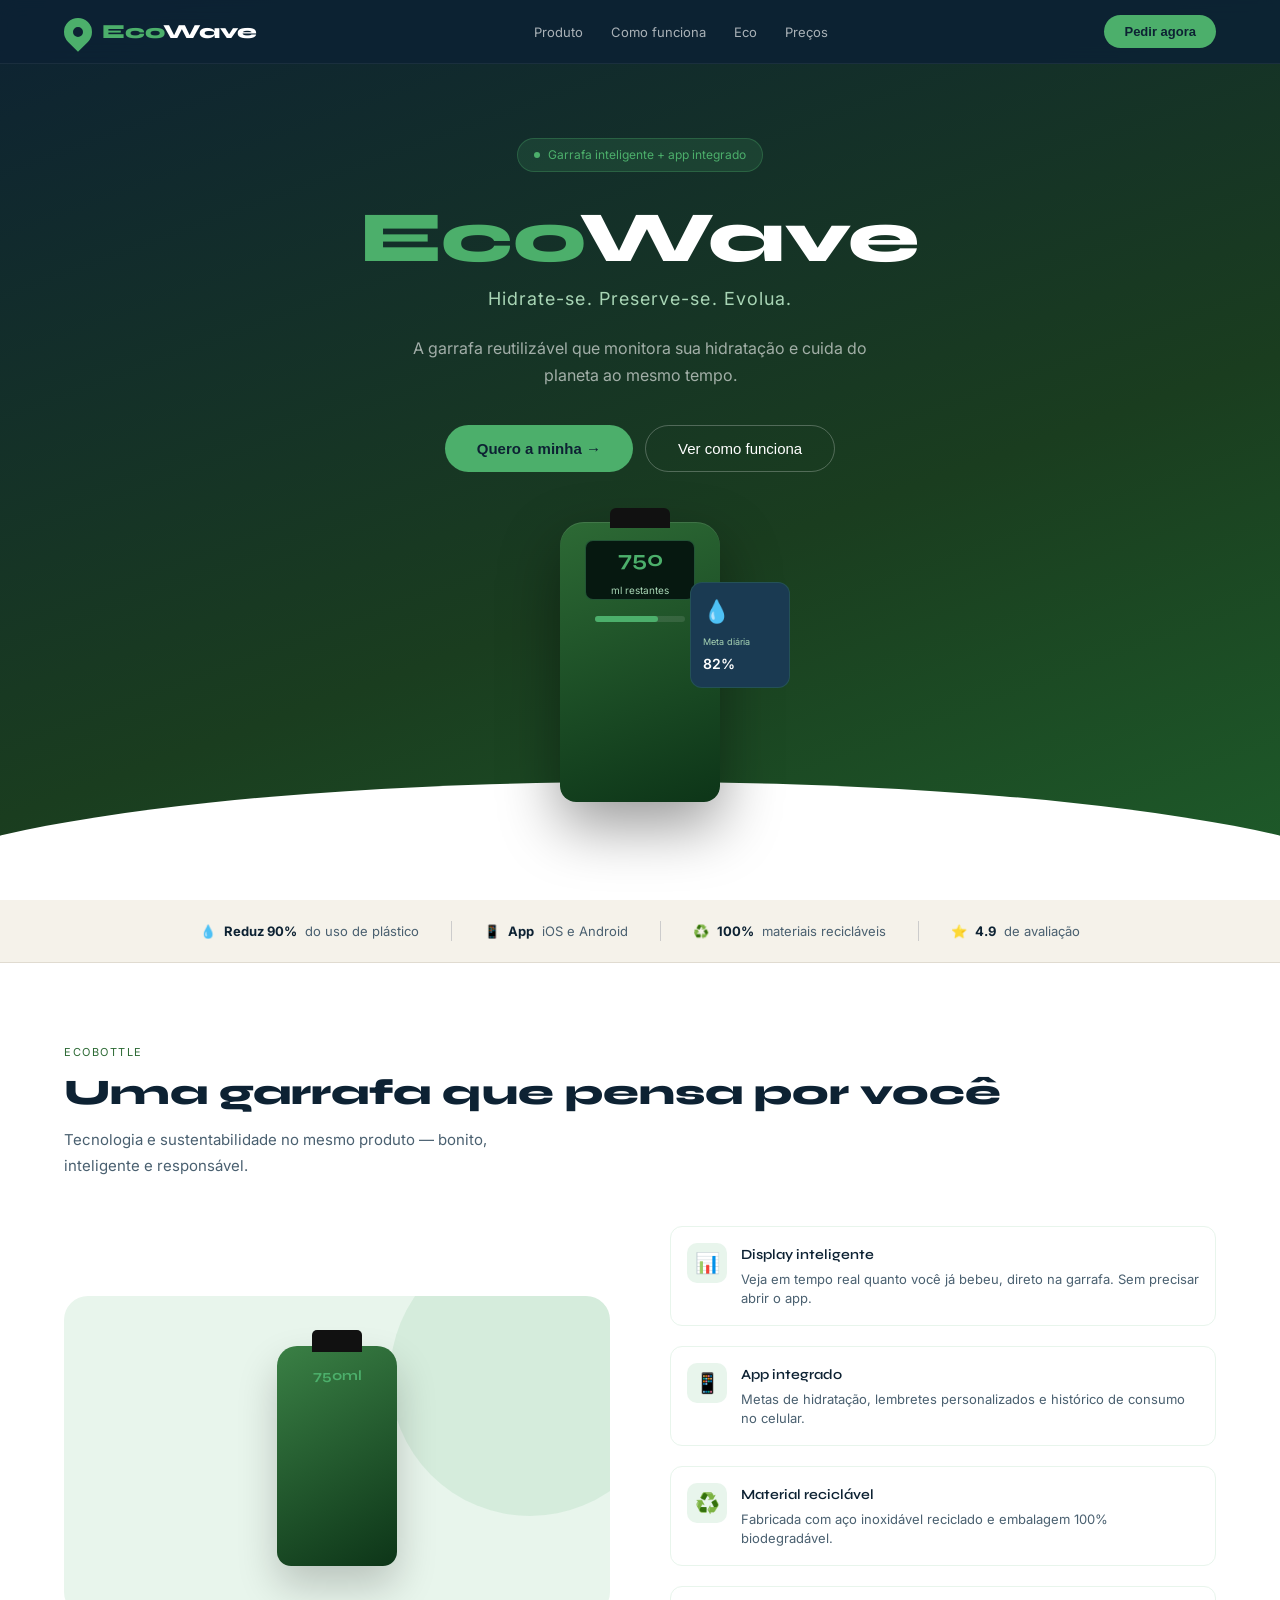
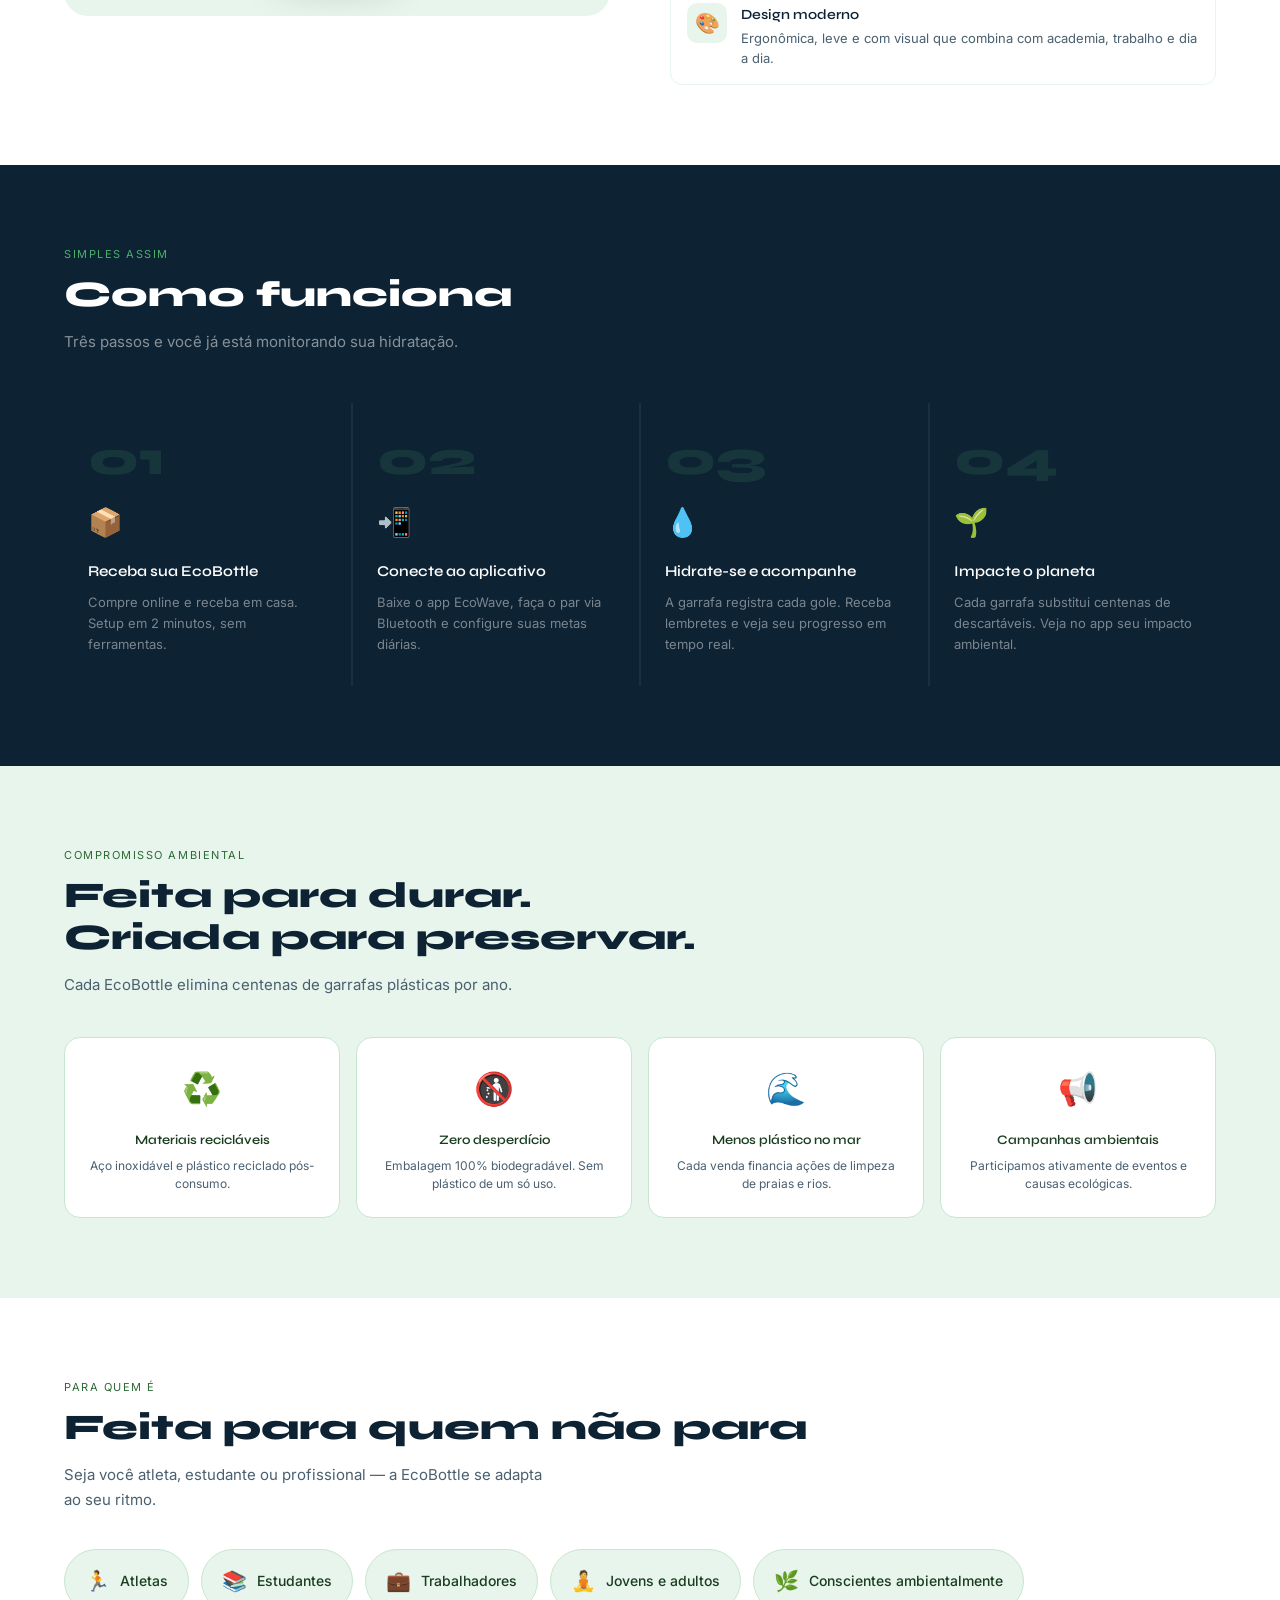
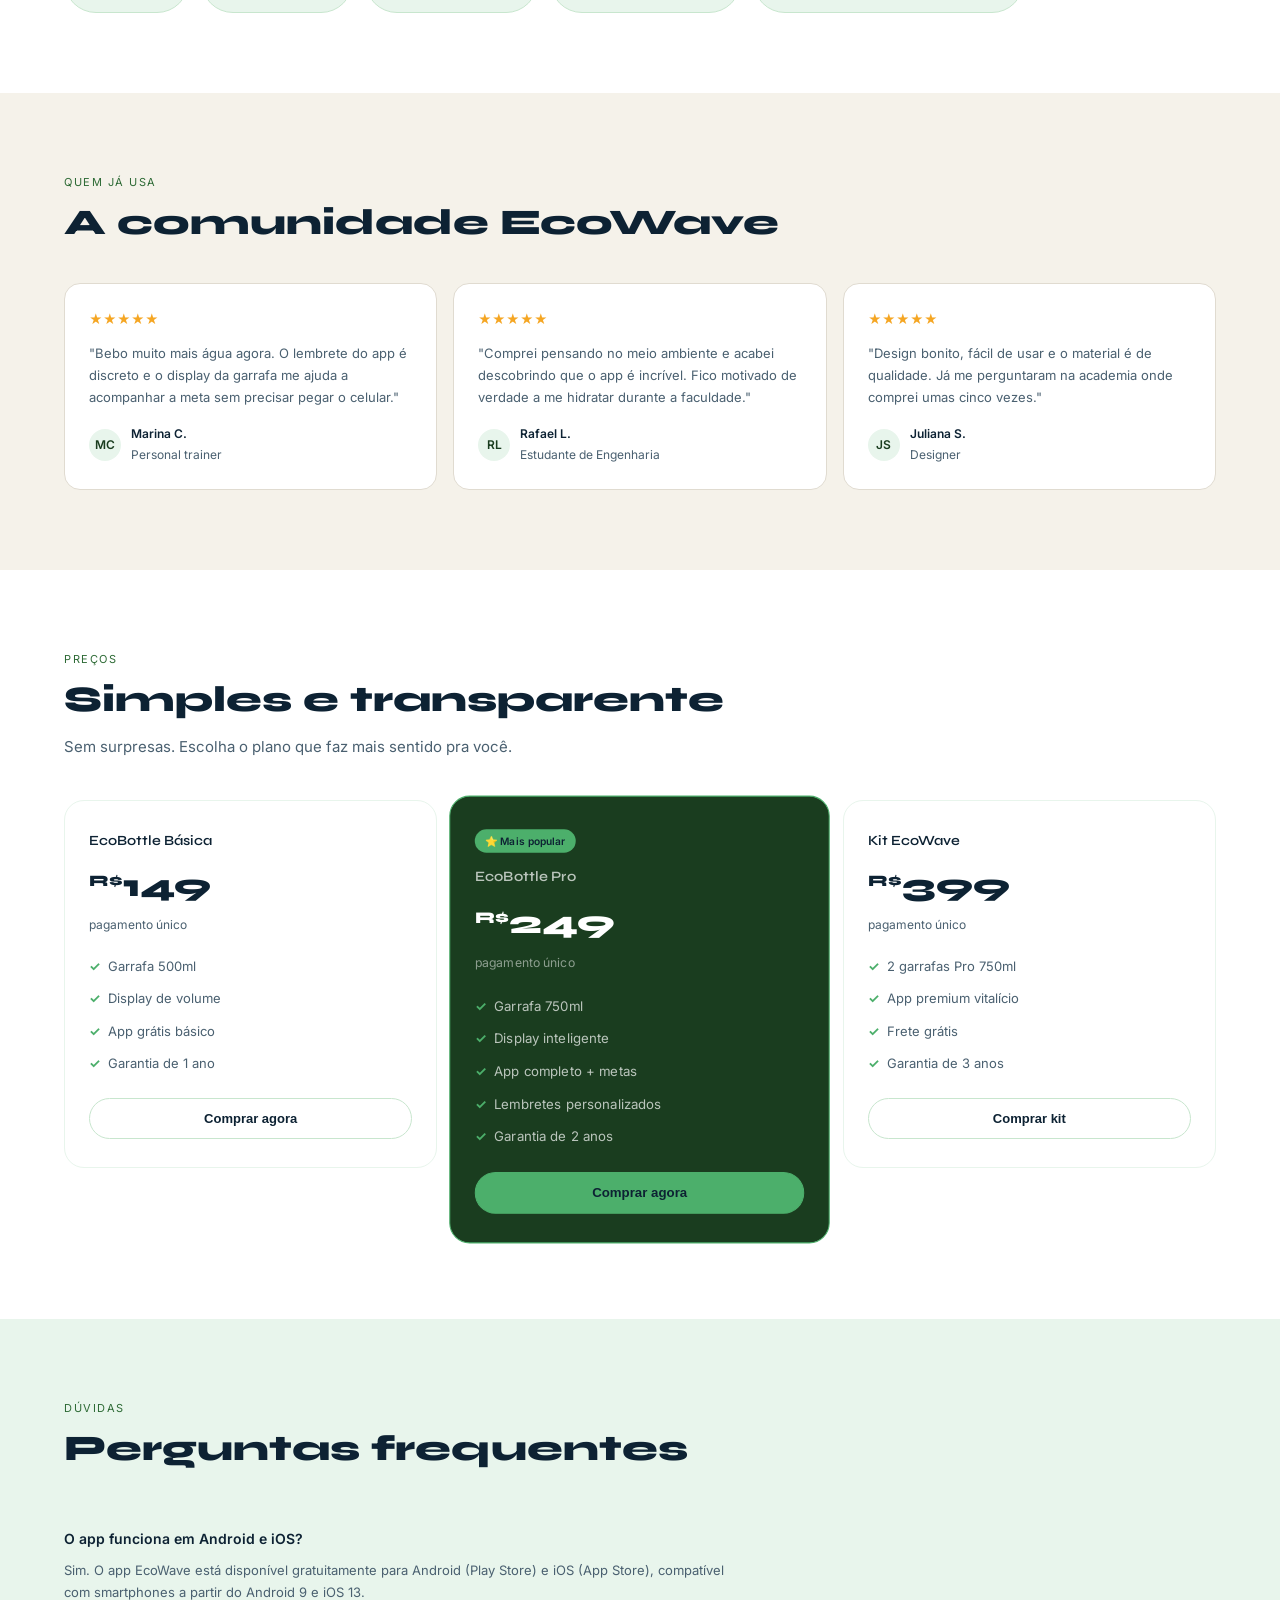
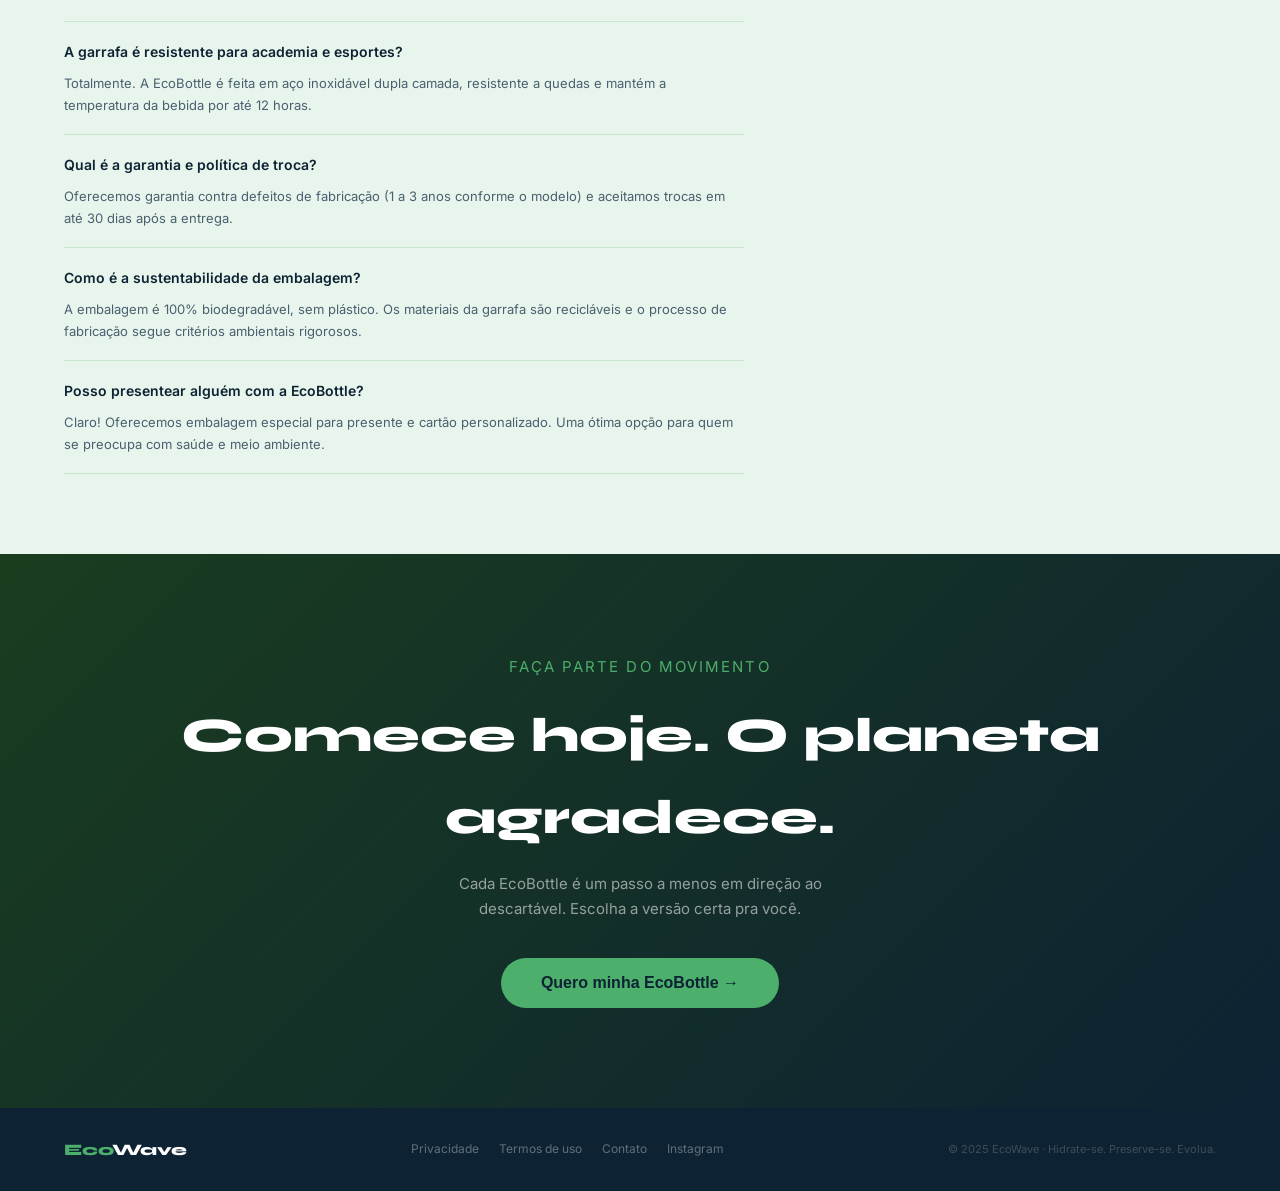
<file: Projeto_ECO/paginaprincipal.html>
<!DOCTYPE html>
<html lang="pt-BR">
<head>
<meta charset="UTF-8">
<meta name="viewport" content="width=device-width, initial-scale=1.0">
<title>EcoWave — Hidrate-se. Preserve-se. Evolua.</title>
<link href="https://fonts.googleapis.com/css2?family=Inter:wght@400;500;600&family=Syne:wght@700;800&display=swap" rel="stylesheet">
<style>
  *, *::before, *::after { box-sizing: border-box; margin: 0; padding: 0; }
 
  :root {
    --green-deep: #1a3d1f;
    --green-mid:  #2d6a35;
    --green-bright: #4caf6b;
    --green-light: #a8d5b5;
    --green-pale:  #e8f5ec;
    --navy:        #0d2233;
    --navy-mid:    #1a3a52;
    --blue-accent: #2196c4;
    --cream:       #f5f2ea;
    --text-main:   #0d2233;
    --text-muted:  #4a6070;
    --white:       #ffffff;
  }
 
  html { scroll-behavior: smooth; }
 
  body {
    font-family: 'Inter', sans-serif;
    color: var(--text-main);
    background: var(--white);
    line-height: 1.7;
  }
 
  h1, h2, h3, .display { font-family: 'Syne', sans-serif; }
 
  /* ── NAV ── */
  nav {
    position: fixed; top: 0; left: 0; right: 0; z-index: 100;
    display: flex; align-items: center; justify-content: space-between;
    padding: 0 5%;
    height: 64px;
    background: rgba(13, 34, 51, 0.92);
    backdrop-filter: blur(10px);
    border-bottom: 1px solid rgba(255,255,255,0.06);
  }
 
  .nav-logo {
    display: flex; align-items: center; gap: 10px;
    font-family: 'Syne', sans-serif; font-size: 20px; font-weight: 800;
    color: var(--white); text-decoration: none;
  }
 
  .nav-logo .eco { color: var(--green-bright); }
  .nav-logo .wave { color: var(--white); }
 
  .logo-drop {
    width: 28px; height: 28px;
    background: var(--green-bright);
    border-radius: 50% 50% 50% 0;
    transform: rotate(-45deg);
    display: flex; align-items: center; justify-content: center;
  }
  .logo-drop::after {
    content: '';
    width: 10px; height: 10px;
    background: var(--navy);
    border-radius: 50%;
  }
 
  .nav-links { display: flex; gap: 28px; list-style: none; }
  .nav-links a { font-size: 13px; color: rgba(255,255,255,0.65); text-decoration: none; transition: color .2s; }
  .nav-links a:hover { color: var(--green-bright); }
 
  .nav-cta {
    padding: 9px 20px; border-radius: 50px;
    background: var(--green-bright); color: var(--navy);
    font-size: 13px; font-weight: 600; border: none; cursor: pointer;
    transition: background .2s;
  }
  .nav-cta:hover { background: var(--green-light); }
 
  /* ── HERO ── */
  .hero {
    min-height: 100vh;
    background: linear-gradient(160deg, var(--navy) 0%, var(--green-deep) 60%, #1e5c2a 100%);
    display: flex; flex-direction: column; align-items: center; justify-content: center;
    text-align: center;
    padding: 100px 5% 60px;
    position: relative; overflow: hidden;
  }
 
  .hero::before {
    content: '';
    position: absolute; bottom: -2px; left: 0; right: 0; height: 120px;
    background: var(--white);
    clip-path: ellipse(60% 100% at 50% 100%);
  }
 
  .hero-badge {
    display: inline-flex; align-items: center; gap: 8px;
    padding: 6px 16px; border-radius: 50px;
    background: rgba(76, 175, 107, 0.15);
    border: 1px solid rgba(76, 175, 107, 0.3);
    color: var(--green-bright); font-size: 12px;
    margin-bottom: 28px;
  }
  .hero-badge .dot { width: 6px; height: 6px; border-radius: 50%; background: var(--green-bright); }
 
  .hero h1 {
    font-size: clamp(40px, 7vw, 72px);
    font-weight: 800;
    line-height: 1.05;
    color: var(--white);
    max-width: 700px;
    margin-bottom: 8px;
  }
  .hero h1 .eco-text { color: var(--green-bright); }
 
  .hero-slogan {
    font-size: clamp(14px, 2vw, 18px);
    color: var(--green-light);
    letter-spacing: 0.06em;
    margin-bottom: 20px;
  }
 
  .hero-desc {
    font-size: 16px; color: rgba(255,255,255,0.6);
    max-width: 480px; margin: 0 auto 36px;
  }
 
  .hero-btns { display: flex; gap: 12px; justify-content: center; flex-wrap: wrap; }
 
  .btn-hero {
    padding: 14px 32px; border-radius: 50px;
    background: var(--green-bright); color: var(--navy);
    font-size: 15px; font-weight: 600; border: none; cursor: pointer;
    transition: transform .15s, background .2s;
  }
  .btn-hero:hover { background: #6dcc88; transform: translateY(-2px); }
 
  .btn-hero-ghost {
    padding: 14px 32px; border-radius: 50px;
    background: transparent; color: var(--white);
    font-size: 15px; font-weight: 500;
    border: 1px solid rgba(255,255,255,0.25); cursor: pointer;
    transition: border-color .2s;
  }
  .btn-hero-ghost:hover { border-color: rgba(255,255,255,0.6); }
 
  .hero-visual {
    margin-top: 50px;
    position: relative; display: inline-block;
  }
 
  .bottle-mockup {
    width: 160px; height: 280px;
    background: linear-gradient(160deg, #2d6a35, #0d3518);
    border-radius: 24px 24px 16px 16px;
    display: flex; flex-direction: column; align-items: center; justify-content: flex-start;
    padding-top: 18px;
    box-shadow: 0 24px 60px rgba(0,0,0,0.4), inset 0 1px 0 rgba(255,255,255,0.1);
    position: relative;
    margin: 0 auto;
  }
 
  .bottle-screen {
    width: 110px; height: 60px;
    background: #061810;
    border-radius: 8px;
    display: flex; flex-direction: column; align-items: center; justify-content: center;
    gap: 4px;
    border: 1px solid rgba(76,175,107,0.4);
  }
 
  .bottle-screen .screen-vol {
    font-family: 'Syne', sans-serif; font-weight: 700;
    font-size: 22px; color: var(--green-bright);
  }
 
  .bottle-screen .screen-unit { font-size: 10px; color: var(--green-light); }
 
  .bottle-bar-wrap {
    width: 90px; margin-top: 16px;
    height: 6px; background: rgba(255,255,255,0.1); border-radius: 3px;
  }
  .bottle-bar { width: 70%; height: 100%; background: var(--green-bright); border-radius: 3px; }
 
  .bottle-cap {
    position: absolute; top: -14px;
    width: 60px; height: 20px;
    background: #111;
    border-radius: 6px 6px 0 0;
  }
 
  .phone-chip {
    position: absolute; right: -70px; top: 60px;
    width: 100px; padding: 10px 12px;
    background: var(--navy-mid);
    border-radius: 12px;
    border: 1px solid rgba(76,175,107,0.2);
    text-align: left;
  }
 
  .phone-chip .drop-icon {
    font-size: 22px; margin-bottom: 4px; display: block;
  }
 
  .phone-chip .chip-label { font-size: 9px; color: var(--green-light); display: block; }
  .phone-chip .chip-value { font-size: 14px; font-weight: 600; color: var(--white); }
 
  /* ── PROOF BAR ── */
  .proof-bar {
    background: var(--cream);
    padding: 20px 5%;
    display: flex; align-items: center; justify-content: center;
    gap: 32px; flex-wrap: wrap;
    border-bottom: 1px solid #e0dbd0;
  }
 
  .proof-item { display: flex; align-items: center; gap: 8px; font-size: 13px; color: var(--text-muted); }
  .proof-item strong { color: var(--text-main); }
  .proof-divider { width: 1px; height: 20px; background: #ccc; }
 
  /* ── SECTION BASE ── */
  section { padding: 80px 5%; }
  .section-eyebrow { font-size: 11px; letter-spacing: 0.14em; color: var(--green-mid); text-transform: uppercase; margin-bottom: 10px; }
  .section-title { font-size: clamp(24px, 4vw, 36px); font-weight: 800; color: var(--text-main); margin-bottom: 14px; line-height: 1.15; }
  .section-sub { font-size: 15px; color: var(--text-muted); max-width: 480px; }
 
  /* ── PRODUTO ── */
  .product-section { background: var(--white); }
  .product-grid {
    display: grid; grid-template-columns: 1fr 1fr;
    gap: 60px; align-items: center; margin-top: 48px;
  }
 
  .product-visual-box {
    background: var(--green-pale);
    border-radius: 24px; padding: 40px;
    display: flex; align-items: center; justify-content: center;
    min-height: 320px;
    position: relative; overflow: hidden;
  }
 
  .product-visual-box::before {
    content: '';
    position: absolute; width: 280px; height: 280px;
    border-radius: 50%;
    background: rgba(76,175,107,0.12);
    top: -60px; right: -60px;
  }
 
  .big-bottle {
    width: 120px; height: 220px;
    background: linear-gradient(150deg, #3a8045, #0d3518);
    border-radius: 20px 20px 14px 14px;
    position: relative; box-shadow: 0 20px 40px rgba(0,0,0,0.2);
  }
 
  .big-bottle::after {
    content: '750ml';
    position: absolute; top: 18px; left: 50%; transform: translateX(-50%);
    font-family: 'Syne', sans-serif; font-weight: 700;
    font-size: 14px; color: var(--green-bright);
  }
 
  .big-bottle-cap {
    position: absolute; top: -16px; left: 50%; transform: translateX(-50%);
    width: 50px; height: 22px;
    background: #111; border-radius: 5px 5px 0 0;
  }
 
  .feat-list { display: flex; flex-direction: column; gap: 20px; }
 
  .feat-item {
    display: flex; gap: 14px; align-items: flex-start;
    padding: 16px; border-radius: 12px;
    border: 1px solid #e8f5ec;
    transition: border-color .2s, background .2s;
  }
  .feat-item:hover { border-color: var(--green-bright); background: var(--green-pale); }
 
  .feat-icon-box {
    width: 40px; height: 40px; min-width: 40px;
    border-radius: 10px; background: var(--green-pale);
    display: flex; align-items: center; justify-content: center;
    font-size: 20px;
  }
 
  .feat-item h3 { font-size: 14px; font-weight: 600; margin-bottom: 3px; color: var(--text-main); }
  .feat-item p { font-size: 13px; color: var(--text-muted); line-height: 1.5; }
 
  /* ── COMO FUNCIONA ── */
  .how-section { background: var(--navy); }
  .how-section .section-title { color: var(--white); }
  .how-section .section-sub { color: rgba(255,255,255,0.5); }
 
  .steps-grid {
    display: grid; grid-template-columns: repeat(auto-fit, minmax(200px, 1fr));
    gap: 2px; margin-top: 48px;
    background: rgba(255,255,255,0.06);
    border-radius: 16px; overflow: hidden;
  }
 
  .step-box {
    padding: 32px 24px; background: var(--navy);
    position: relative;
  }
 
  .step-num {
    font-family: 'Syne', sans-serif; font-weight: 800;
    font-size: 48px; color: rgba(76,175,107,0.15);
    line-height: 1; margin-bottom: 16px;
  }
 
  .step-box h3 { font-size: 15px; font-weight: 600; color: var(--white); margin-bottom: 8px; }
  .step-box p { font-size: 13px; color: rgba(255,255,255,0.45); line-height: 1.6; }
 
  .step-icon { font-size: 28px; margin-bottom: 12px; display: block; }
 
  /* ── SUSTENTABILIDADE ── */
  .eco-section { background: var(--green-pale); }
 
  .eco-grid {
    display: grid; grid-template-columns: repeat(auto-fit, minmax(160px, 1fr));
    gap: 16px; margin-top: 40px;
  }
 
  .eco-card {
    background: var(--white);
    border-radius: 16px; padding: 24px 20px;
    border: 1px solid #c8e6ce;
    text-align: center;
  }
 
  .eco-card .eco-icon { font-size: 32px; display: block; margin-bottom: 12px; }
  .eco-card h3 { font-size: 13px; font-weight: 600; color: var(--green-deep); margin-bottom: 6px; }
  .eco-card p { font-size: 12px; color: var(--text-muted); line-height: 1.5; }
 
  /* ── PÚBLICO ── */
  .audience-section { background: var(--white); }
 
  .audience-grid {
    display: flex; gap: 12px; flex-wrap: wrap; margin-top: 36px;
  }
 
  .audience-pill {
    display: flex; align-items: center; gap: 10px;
    padding: 14px 20px; border-radius: 50px;
    background: var(--green-pale);
    border: 1px solid #c8e6ce;
    font-size: 14px; color: var(--green-deep); font-weight: 500;
  }
 
  .audience-pill .pill-icon { font-size: 20px; }
 
  /* ── DEPOIMENTOS ── */
  .testi-section { background: var(--cream); }
 
  .testi-grid {
    display: grid; grid-template-columns: repeat(auto-fit, minmax(220px, 1fr));
    gap: 16px; margin-top: 40px;
  }
 
  .testi-card {
    background: var(--white); border-radius: 16px; padding: 24px;
    border: 1px solid #e0dbd0;
  }
 
  .stars { color: #f5a623; font-size: 13px; margin-bottom: 12px; }
  .testi-card p { font-size: 13px; color: var(--text-muted); line-height: 1.7; margin-bottom: 16px; }
  .testi-author { display: flex; align-items: center; gap: 10px; }
 
  .avatar-circle {
    width: 32px; height: 32px; border-radius: 50%;
    background: var(--green-pale);
    display: flex; align-items: center; justify-content: center;
    font-size: 12px; font-weight: 600; color: var(--green-deep);
  }
 
  .testi-author .author-info { font-size: 12px; }
  .testi-author .author-name { font-weight: 600; color: var(--text-main); }
  .testi-author .author-role { color: var(--text-muted); }
 
  /* ── PRICING ── */
  .pricing-section { background: var(--white); }
 
  .pricing-grid {
    display: grid; grid-template-columns: repeat(auto-fit, minmax(220px, 1fr));
    gap: 16px; margin-top: 40px; align-items: start;
  }
 
  .plan {
    border-radius: 20px; padding: 28px 24px;
    border: 1.5px solid #e8f5ec;
  }
 
  .plan.featured {
    border-color: var(--green-bright);
    background: var(--green-deep); color: var(--white);
    transform: scale(1.02);
  }
 
  .plan-badge {
    display: inline-block; font-size: 10px; padding: 3px 10px;
    border-radius: 50px; background: var(--green-bright); color: var(--navy);
    font-weight: 600; margin-bottom: 12px;
  }
 
  .plan h3 { font-size: 14px; font-weight: 600; margin-bottom: 6px; }
  .plan .price { font-family: 'Syne', sans-serif; font-weight: 800; font-size: 32px; margin-bottom: 2px; }
  .plan .price sup { font-size: 16px; vertical-align: top; margin-top: 8px; display: inline-block; }
  .plan .period { font-size: 12px; color: var(--text-muted); margin-bottom: 20px; }
  .plan.featured .period { color: rgba(255,255,255,0.5); }
 
  .plan ul { list-style: none; display: flex; flex-direction: column; gap: 10px; margin-bottom: 24px; }
  .plan ul li { font-size: 13px; color: var(--text-muted); display: flex; align-items: center; gap: 8px; }
  .plan.featured ul li { color: rgba(255,255,255,0.7); }
  .plan ul li::before { content: '✓'; color: var(--green-bright); font-weight: 700; }
 
  .plan-btn {
    width: 100%; padding: 12px; border-radius: 50px;
    font-size: 13px; font-weight: 600; cursor: pointer;
    border: 1.5px solid #c8e6ce; background: transparent;
    color: var(--text-main); transition: background .2s;
  }
  .plan-btn:hover { background: var(--green-pale); }
  .plan.featured .plan-btn {
    background: var(--green-bright); border-color: var(--green-bright); color: var(--navy);
  }
  .plan.featured .plan-btn:hover { background: #6dcc88; }
 
  /* ── FAQ ── */
  .faq-section { background: var(--green-pale); }
  .faq-list { margin-top: 40px; display: flex; flex-direction: column; gap: 0; max-width: 680px; }
  .faq-item { border-bottom: 1px solid #c8e6ce; padding: 18px 0; }
  .faq-q { font-size: 14px; font-weight: 600; color: var(--text-main); margin-bottom: 8px; }
  .faq-a { font-size: 13px; color: var(--text-muted); line-height: 1.7; }
 
  /* ── CTA FINAL ── */
  .cta-section {
    background: linear-gradient(135deg, var(--green-deep), var(--navy));
    text-align: center; padding: 100px 5%;
  }
 
  .cta-section h2 { font-size: clamp(28px, 5vw, 48px); font-weight: 800; color: var(--white); margin-bottom: 12px; }
  .cta-section p { font-size: 15px; color: rgba(255,255,255,0.55); max-width: 400px; margin: 0 auto 36px; }
 
  /* ── FOOTER ── */
  footer {
    background: var(--navy); padding: 28px 5%;
    display: flex; align-items: center; justify-content: space-between;
    flex-wrap: wrap; gap: 12px;
  }
 
  .footer-logo {
    font-family: 'Syne', sans-serif; font-weight: 800; font-size: 16px; color: var(--white);
  }
  .footer-logo .eco { color: var(--green-bright); }
 
  .footer-links { display: flex; gap: 20px; }
  .footer-links a { font-size: 12px; color: rgba(255,255,255,0.35); text-decoration: none; }
  .footer-copy { font-size: 11px; color: rgba(255,255,255,0.2); }
 
  /* ── RESPONSIVE ── */
  @media (max-width: 680px) {
    .product-grid { grid-template-columns: 1fr; }
    .nav-links { display: none; }
    .phone-chip { display: none; }
  }
</style>
</head>
<body>
 
<!-- NAV -->
<nav>
  <a href="#" class="nav-logo">
    <div class="logo-drop"></div>
    <span><span class="eco">Eco</span><span class="wave">Wave</span></span>
  </a>
  <ul class="nav-links">
    <li><a href="#produto">Produto</a></li>
    <li><a href="#como-funciona">Como funciona</a></li>
    <li><a href="#sustentabilidade">Eco</a></li>
    <li><a href="#precos">Preços</a></li>
  </ul>
  <button class="nav-cta">Pedir agora</button>
</nav>
 
<!-- HERO -->
<section class="hero">
  <div class="hero-badge"><span class="dot"></span> Garrafa inteligente + app integrado</div>
  <h1><span class="eco-text">Eco</span>Wave</h1>
  <p class="hero-slogan">Hidrate-se. Preserve-se. Evolua.</p>
  <p class="hero-desc">A garrafa reutilizável que monitora sua hidratação e cuida do planeta ao mesmo tempo.</p>
  <div class="hero-btns">
    <button class="btn-hero">Quero a minha →</button>
    <button class="btn-hero-ghost">Ver como funciona</button>
  </div>
 
  <div class="hero-visual">
    <div class="bottle-mockup">
      <div class="bottle-cap"></div>
      <div class="bottle-screen">
        <span class="screen-vol">750</span>
        <span class="screen-unit">ml restantes</span>
      </div>
      <div class="bottle-bar-wrap"><div class="bottle-bar"></div></div>
    </div>
    <div class="phone-chip">
      <span class="drop-icon">💧</span>
      <span class="chip-label">Meta diária</span>
      <span class="chip-value">82%</span>
    </div>
  </div>
</section>
 
<!-- PROOF BAR -->
<div class="proof-bar">
  <div class="proof-item">💧 <strong>Reduz 90%</strong> do uso de plástico</div>
  <div class="proof-divider"></div>
  <div class="proof-item">📱 <strong>App</strong> iOS e Android</div>
  <div class="proof-divider"></div>
  <div class="proof-item">♻️ <strong>100%</strong> materiais recicláveis</div>
  <div class="proof-divider"></div>
  <div class="proof-item">⭐ <strong>4.9</strong> de avaliação</div>
</div>
 
<!-- PRODUTO -->
<section class="product-section" id="produto">
  <p class="section-eyebrow">EcoBottle</p>
  <h2 class="section-title">Uma garrafa que pensa por você</h2>
  <p class="section-sub">Tecnologia e sustentabilidade no mesmo produto — bonito, inteligente e responsável.</p>
 
  <div class="product-grid">
    <div class="product-visual-box">
      <div class="big-bottle">
        <div class="big-bottle-cap"></div>
      </div>
    </div>
 
    <div class="feat-list">
      <div class="feat-item">
        <div class="feat-icon-box">📊</div>
        <div>
          <h3>Display inteligente</h3>
          <p>Veja em tempo real quanto você já bebeu, direto na garrafa. Sem precisar abrir o app.</p>
        </div>
      </div>
      <div class="feat-item">
        <div class="feat-icon-box">📱</div>
        <div>
          <h3>App integrado</h3>
          <p>Metas de hidratação, lembretes personalizados e histórico de consumo no celular.</p>
        </div>
      </div>
      <div class="feat-item">
        <div class="feat-icon-box">♻️</div>
        <div>
          <h3>Material reciclável</h3>
          <p>Fabricada com aço inoxidável reciclado e embalagem 100% biodegradável.</p>
        </div>
      </div>
      <div class="feat-item">
        <div class="feat-icon-box">🎨</div>
        <div>
          <h3>Design moderno</h3>
          <p>Ergonômica, leve e com visual que combina com academia, trabalho e dia a dia.</p>
        </div>
      </div>
    </div>
  </div>
</section>
 
<!-- COMO FUNCIONA -->
<section class="how-section" id="como-funciona">
  <p class="section-eyebrow" style="color: var(--green-bright);">Simples assim</p>
  <h2 class="section-title">Como funciona</h2>
  <p class="section-sub" style="color: rgba(255,255,255,0.5);">Três passos e você já está monitorando sua hidratação.</p>
 
  <div class="steps-grid">
    <div class="step-box">
      <div class="step-num">01</div>
      <span class="step-icon">📦</span>
      <h3>Receba sua EcoBottle</h3>
      <p>Compre online e receba em casa. Setup em 2 minutos, sem ferramentas.</p>
    </div>
    <div class="step-box">
      <div class="step-num">02</div>
      <span class="step-icon">📲</span>
      <h3>Conecte ao aplicativo</h3>
      <p>Baixe o app EcoWave, faça o par via Bluetooth e configure suas metas diárias.</p>
    </div>
    <div class="step-box">
      <div class="step-num">03</div>
      <span class="step-icon">💧</span>
      <h3>Hidrate-se e acompanhe</h3>
      <p>A garrafa registra cada gole. Receba lembretes e veja seu progresso em tempo real.</p>
    </div>
    <div class="step-box">
      <div class="step-num">04</div>
      <span class="step-icon">🌱</span>
      <h3>Impacte o planeta</h3>
      <p>Cada garrafa substitui centenas de descartáveis. Veja no app seu impacto ambiental.</p>
    </div>
  </div>
</section>
 
<!-- SUSTENTABILIDADE -->
<section class="eco-section" id="sustentabilidade">
  <p class="section-eyebrow">Compromisso ambiental</p>
  <h2 class="section-title">Feita para durar.<br>Criada para preservar.</h2>
  <p class="section-sub">Cada EcoBottle elimina centenas de garrafas plásticas por ano.</p>
 
  <div class="eco-grid">
    <div class="eco-card">
      <span class="eco-icon">♻️</span>
      <h3>Materiais recicláveis</h3>
      <p>Aço inoxidável e plástico reciclado pós-consumo.</p>
    </div>
    <div class="eco-card">
      <span class="eco-icon">🚯</span>
      <h3>Zero desperdício</h3>
      <p>Embalagem 100% biodegradável. Sem plástico de um só uso.</p>
    </div>
    <div class="eco-card">
      <span class="eco-icon">🌊</span>
      <h3>Menos plástico no mar</h3>
      <p>Cada venda financia ações de limpeza de praias e rios.</p>
    </div>
    <div class="eco-card">
      <span class="eco-icon">📢</span>
      <h3>Campanhas ambientais</h3>
      <p>Participamos ativamente de eventos e causas ecológicas.</p>
    </div>
  </div>
</section>
 
<!-- PÚBLICO ALVO -->
<section class="audience-section">
  <p class="section-eyebrow">Para quem é</p>
  <h2 class="section-title">Feita para quem não para</h2>
  <p class="section-sub">Seja você atleta, estudante ou profissional — a EcoBottle se adapta ao seu ritmo.</p>
 
  <div class="audience-grid">
    <div class="audience-pill"><span class="pill-icon">🏃</span> Atletas</div>
    <div class="audience-pill"><span class="pill-icon">📚</span> Estudantes</div>
    <div class="audience-pill"><span class="pill-icon">💼</span> Trabalhadores</div>
    <div class="audience-pill"><span class="pill-icon">🧘</span> Jovens e adultos</div>
    <div class="audience-pill"><span class="pill-icon">🌿</span> Conscientes ambientalmente</div>
  </div>
</section>
 
<!-- DEPOIMENTOS -->
<section class="testi-section">
  <p class="section-eyebrow">Quem já usa</p>
  <h2 class="section-title">A comunidade EcoWave</h2>
 
  <div class="testi-grid">
    <div class="testi-card">
      <div class="stars">★★★★★</div>
      <p>"Bebo muito mais água agora. O lembrete do app é discreto e o display da garrafa me ajuda a acompanhar a meta sem precisar pegar o celular."</p>
      <div class="testi-author">
        <div class="avatar-circle">MC</div>
        <div class="author-info">
          <div class="author-name">Marina C.</div>
          <div class="author-role">Personal trainer</div>
        </div>
      </div>
    </div>
    <div class="testi-card">
      <div class="stars">★★★★★</div>
      <p>"Comprei pensando no meio ambiente e acabei descobrindo que o app é incrível. Fico motivado de verdade a me hidratar durante a faculdade."</p>
      <div class="testi-author">
        <div class="avatar-circle">RL</div>
        <div class="author-info">
          <div class="author-name">Rafael L.</div>
          <div class="author-role">Estudante de Engenharia</div>
        </div>
      </div>
    </div>
    <div class="testi-card">
      <div class="stars">★★★★★</div>
      <p>"Design bonito, fácil de usar e o material é de qualidade. Já me perguntaram na academia onde comprei umas cinco vezes."</p>
      <div class="testi-author">
        <div class="avatar-circle">JS</div>
        <div class="author-info">
          <div class="author-name">Juliana S.</div>
          <div class="author-role">Designer</div>
        </div>
      </div>
    </div>
  </div>
</section>
 
<!-- PREÇOS -->
<section class="pricing-section" id="precos">
  <p class="section-eyebrow">Preços</p>
  <h2 class="section-title">Simples e transparente</h2>
  <p class="section-sub">Sem surpresas. Escolha o plano que faz mais sentido pra você.</p>
 
  <div class="pricing-grid">
    <div class="plan">
      <h3>EcoBottle Básica</h3>
      <div class="price"><sup>R$</sup>149</div>
      <div class="period">pagamento único</div>
      <ul>
        <li>Garrafa 500ml</li>
        <li>Display de volume</li>
        <li>App grátis básico</li>
        <li>Garantia de 1 ano</li>
      </ul>
      <button class="plan-btn">Comprar agora</button>
    </div>
 
    <div class="plan featured">
      <div class="plan-badge">⭐ Mais popular</div>
      <h3 style="color: rgba(255,255,255,0.7);">EcoBottle Pro</h3>
      <div class="price"><sup>R$</sup>249</div>
      <div class="period">pagamento único</div>
      <ul>
        <li>Garrafa 750ml</li>
        <li>Display inteligente</li>
        <li>App completo + metas</li>
        <li>Lembretes personalizados</li>
        <li>Garantia de 2 anos</li>
      </ul>
      <button class="plan-btn">Comprar agora</button>
    </div>
 
    <div class="plan">
      <h3>Kit EcoWave</h3>
      <div class="price"><sup>R$</sup>399</div>
      <div class="period">pagamento único</div>
      <ul>
        <li>2 garrafas Pro 750ml</li>
        <li>App premium vitalício</li>
        <li>Frete grátis</li>
        <li>Garantia de 3 anos</li>
      </ul>
      <button class="plan-btn">Comprar kit</button>
    </div>
  </div>
</section>
 
<!-- FAQ -->
<section class="faq-section">
  <p class="section-eyebrow">Dúvidas</p>
  <h2 class="section-title">Perguntas frequentes</h2>
 
  <div class="faq-list">
    <div class="faq-item">
      <div class="faq-q">O app funciona em Android e iOS?</div>
      <div class="faq-a">Sim. O app EcoWave está disponível gratuitamente para Android (Play Store) e iOS (App Store), compatível com smartphones a partir do Android 9 e iOS 13.</div>
    </div>
    <div class="faq-item">
      <div class="faq-q">A garrafa é resistente para academia e esportes?</div>
      <div class="faq-a">Totalmente. A EcoBottle é feita em aço inoxidável dupla camada, resistente a quedas e mantém a temperatura da bebida por até 12 horas.</div>
    </div>
    <div class="faq-item">
      <div class="faq-q">Qual é a garantia e política de troca?</div>
      <div class="faq-a">Oferecemos garantia contra defeitos de fabricação (1 a 3 anos conforme o modelo) e aceitamos trocas em até 30 dias após a entrega.</div>
    </div>
    <div class="faq-item">
      <div class="faq-q">Como é a sustentabilidade da embalagem?</div>
      <div class="faq-a">A embalagem é 100% biodegradável, sem plástico. Os materiais da garrafa são recicláveis e o processo de fabricação segue critérios ambientais rigorosos.</div>
    </div>
    <div class="faq-item">
      <div class="faq-q">Posso presentear alguém com a EcoBottle?</div>
      <div class="faq-a">Claro! Oferecemos embalagem especial para presente e cartão personalizado. Uma ótima opção para quem se preocupa com saúde e meio ambiente.</div>
    </div>
  </div>
</section>
 
<!-- CTA FINAL -->
<section class="cta-section">
  <p class="section-eyebrow" style="color: var(--green-bright); margin-bottom: 16px;">Faça parte do movimento</p>
  <h2>Comece hoje. O planeta agradece.</h2>
  <p>Cada EcoBottle é um passo a menos em direção ao descartável. Escolha a versão certa pra você.</p>
  <button class="btn-hero" style="font-size: 16px; padding: 16px 40px;">Quero minha EcoBottle →</button>
</section>
 
<!-- FOOTER -->
<footer>
  <div class="footer-logo"><span class="eco">Eco</span>Wave</div>
  <div class="footer-links">
    <a href="#">Privacidade</a>
    <a href="#">Termos de uso</a>
    <a href="#">Contato</a>
    <a href="#">Instagram</a>
  </div>
  <p class="footer-copy">© 2025 EcoWave · Hidrate-se. Preserve-se. Evolua.</p>
</footer>
 
</body>
</html>
</file>
